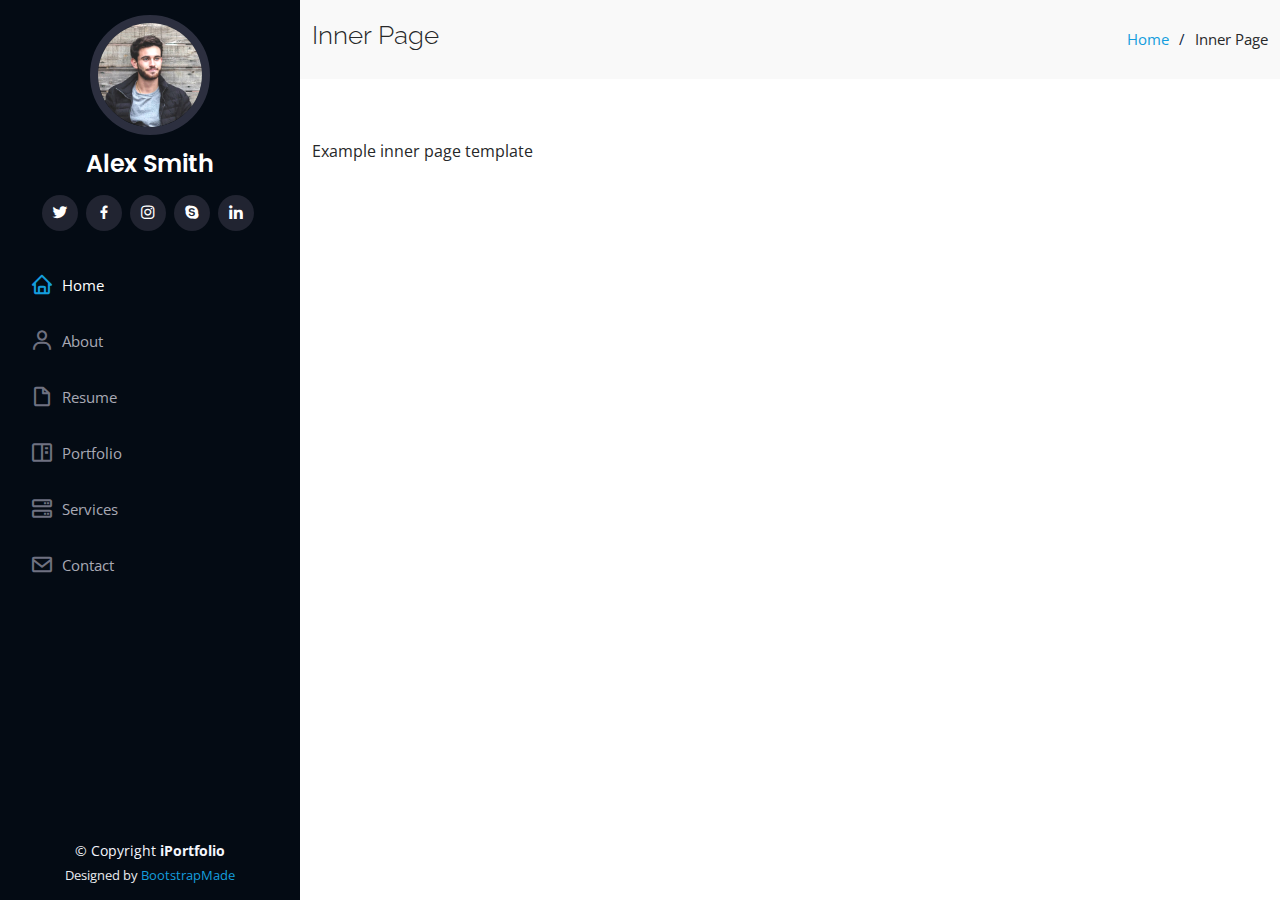
<file: inner-page.html>
<!DOCTYPE html>
<html lang="en">

<head>
  <meta charset="utf-8">
  <meta content="width=device-width, initial-scale=1.0" name="viewport">

  <title>Inner Page - iPortfolio Bootstrap Template</title>
  <meta content="" name="description">
  <meta content="" name="keywords">

  <!-- Favicons -->
  <link href="assets/img/favicon.png" rel="icon">
  <link href="assets/img/apple-touch-icon.png" rel="apple-touch-icon">

  <!-- Google Fonts -->
  <link href="https://fonts.googleapis.com/css?family=Open+Sans:300,300i,400,400i,600,600i,700,700i|Raleway:300,300i,400,400i,500,500i,600,600i,700,700i|Poppins:300,300i,400,400i,500,500i,600,600i,700,700i" rel="stylesheet">

  <!-- Vendor CSS Files -->
  <link href="assets/vendor/aos/aos.css" rel="stylesheet">
  <link href="assets/vendor/bootstrap/css/bootstrap.min.css" rel="stylesheet">
  <link href="assets/vendor/bootstrap-icons/bootstrap-icons.css" rel="stylesheet">
  <link href="assets/vendor/boxicons/css/boxicons.min.css" rel="stylesheet">
  <link href="assets/vendor/glightbox/css/glightbox.min.css" rel="stylesheet">
  <link href="assets/vendor/swiper/swiper-bundle.min.css" rel="stylesheet">

  <!-- Template Main CSS File -->
  <link href="assets/css/style.css" rel="stylesheet">

  <!-- =======================================================
  * Template Name: iPortfolio
  * Updated: Mar 10 2023 with Bootstrap v5.2.3
  * Template URL: https://bootstrapmade.com/iportfolio-bootstrap-portfolio-websites-template/
  * Author: BootstrapMade.com
  * License: https://bootstrapmade.com/license/
  ======================================================== -->
</head>

<body>

  <!-- ======= Mobile nav toggle button ======= -->
  <i class="bi bi-list mobile-nav-toggle d-xl-none"></i>

  <!-- ======= Header ======= -->
  <header id="header">
    <div class="d-flex flex-column">

      <div class="profile">
        <img src="assets/img/profile-img.jpg" alt="" class="img-fluid rounded-circle">
        <h1 class="text-light"><a href="index.html">Alex Smith</a></h1>
        <div class="social-links mt-3 text-center">
          <a href="#" class="twitter"><i class="bx bxl-twitter"></i></a>
          <a href="#" class="facebook"><i class="bx bxl-facebook"></i></a>
          <a href="#" class="instagram"><i class="bx bxl-instagram"></i></a>
          <a href="#" class="google-plus"><i class="bx bxl-skype"></i></a>
          <a href="#" class="linkedin"><i class="bx bxl-linkedin"></i></a>
        </div>
      </div>

      <nav id="navbar" class="nav-menu navbar">
        <ul>
          <li><a href="#hero" class="nav-link scrollto active"><i class="bx bx-home"></i> <span>Home</span></a></li>
          <li><a href="#about" class="nav-link scrollto"><i class="bx bx-user"></i> <span>About</span></a></li>
          <li><a href="#resume" class="nav-link scrollto"><i class="bx bx-file-blank"></i> <span>Resume</span></a></li>
          <li><a href="#portfolio" class="nav-link scrollto"><i class="bx bx-book-content"></i> <span>Portfolio</span></a></li>
          <li><a href="#services" class="nav-link scrollto"><i class="bx bx-server"></i> <span>Services</span></a></li>
          <li><a href="#contact" class="nav-link scrollto"><i class="bx bx-envelope"></i> <span>Contact</span></a></li>
        </ul>
      </nav><!-- .nav-menu -->
    </div>
  </header><!-- End Header -->

  <main id="main">

    <!-- ======= Breadcrumbs ======= -->
    <section class="breadcrumbs">
      <div class="container">

        <div class="d-flex justify-content-between align-items-center">
          <h2>Inner Page</h2>
          <ol>
            <li><a href="index.html">Home</a></li>
            <li>Inner Page</li>
          </ol>
        </div>

      </div>
    </section><!-- End Breadcrumbs -->

    <section class="inner-page">
      <div class="container">
        <p>
          Example inner page template
        </p>
      </div>
    </section>

  </main><!-- End #main -->

  <!-- ======= Footer ======= -->
  <footer id="footer">
    <div class="container">
      <div class="copyright">
        &copy; Copyright <strong><span>iPortfolio</span></strong>
      </div>
      <div class="credits">
        <!-- All the links in the footer should remain intact. -->
        <!-- You can delete the links only if you purchased the pro version. -->
        <!-- Licensing information: https://bootstrapmade.com/license/ -->
        <!-- Purchase the pro version with working PHP/AJAX contact form: https://bootstrapmade.com/iportfolio-bootstrap-portfolio-websites-template/ -->
        Designed by <a href="https://bootstrapmade.com/">BootstrapMade</a>
      </div>
    </div>
  </footer><!-- End  Footer -->

  <a href="#" class="back-to-top d-flex align-items-center justify-content-center"><i class="bi bi-arrow-up-short"></i></a>

  <!-- Vendor JS Files -->
  <script src="assets/vendor/purecounter/purecounter_vanilla.js"></script>
  <script src="assets/vendor/aos/aos.js"></script>
  <script src="assets/vendor/bootstrap/js/bootstrap.bundle.min.js"></script>
  <script src="assets/vendor/glightbox/js/glightbox.min.js"></script>
  <script src="assets/vendor/isotope-layout/isotope.pkgd.min.js"></script>
  <script src="assets/vendor/swiper/swiper-bundle.min.js"></script>
  <script src="assets/vendor/typed.js/typed.min.js"></script>
  <script src="assets/vendor/waypoints/noframework.waypoints.js"></script>
  <script src="assets/vendor/php-email-form/validate.js"></script>

  <!-- Template Main JS File -->
  <script src="assets/js/main.js"></script>

</body>

</html>
</file>
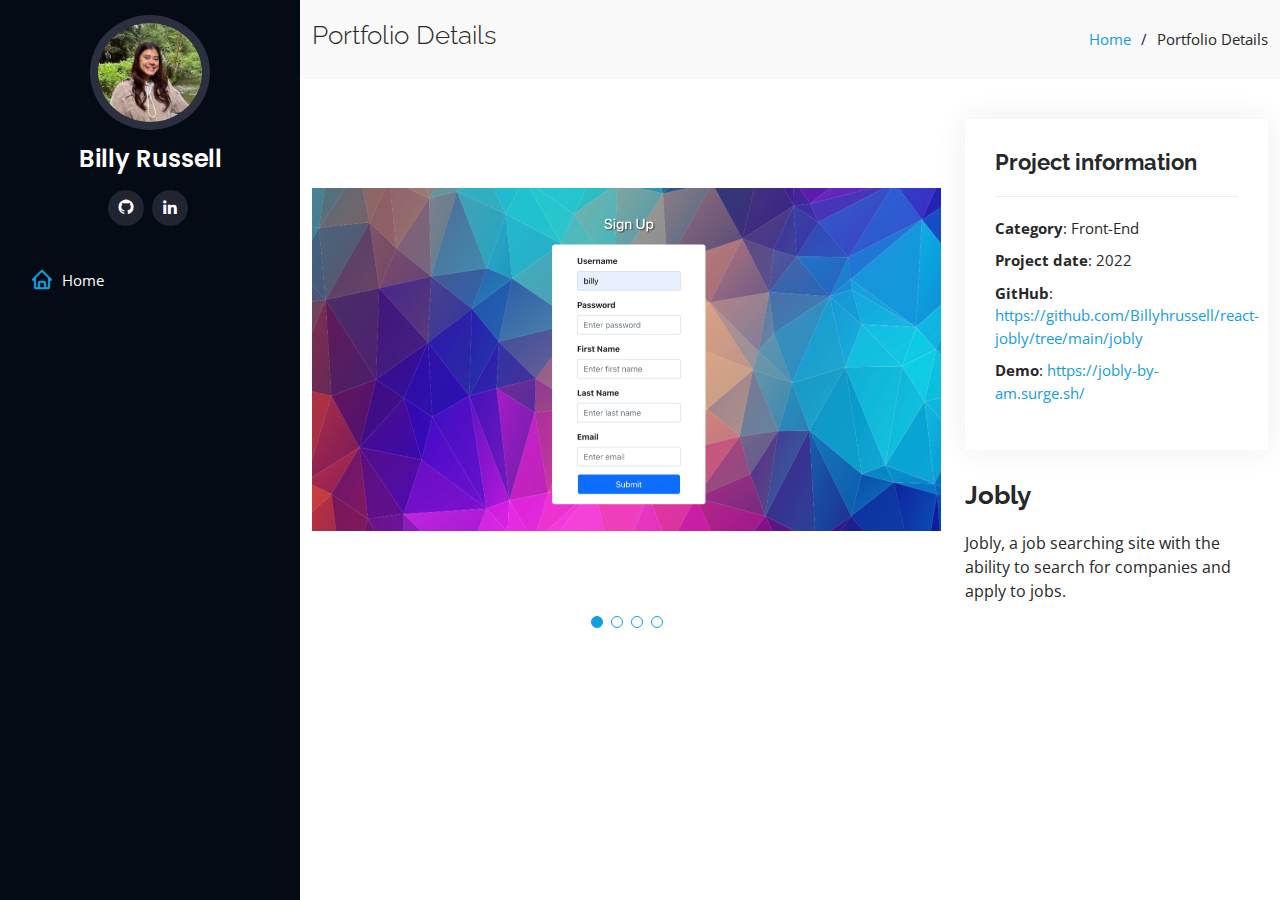
<file: portfolio-details-jobly.html>
<!DOCTYPE html>
<html lang="en">

<head>
  <meta charset="utf-8">
  <meta content="width=device-width, initial-scale=1.0" name="viewport">

  <title>Portfolio Details - iPortfolio Bootstrap Template</title>
  <meta content="" name="description">
  <meta content="" name="keywords">

  <!-- Favicons -->
  <link href="assets/img/favicon.png" rel="icon">
  <link href="assets/img/apple-touch-icon.png" rel="apple-touch-icon">

  <!-- Google Fonts -->
  <link href="https://fonts.googleapis.com/css?family=Open+Sans:300,300i,400,400i,600,600i,700,700i|Raleway:300,300i,400,400i,500,500i,600,600i,700,700i|Poppins:300,300i,400,400i,500,500i,600,600i,700,700i" rel="stylesheet">

  <!-- Vendor CSS Files -->
  <link href="assets/vendor/aos/aos.css" rel="stylesheet">
  <link href="assets/vendor/bootstrap/css/bootstrap.min.css" rel="stylesheet">
  <link href="assets/vendor/bootstrap-icons/bootstrap-icons.css" rel="stylesheet">
  <link href="assets/vendor/boxicons/css/boxicons.min.css" rel="stylesheet">
  <link href="assets/vendor/glightbox/css/glightbox.min.css" rel="stylesheet">
  <link href="assets/vendor/swiper/swiper-bundle.min.css" rel="stylesheet">

  <!-- Template Main CSS File -->
  <link href="assets/css/style.css" rel="stylesheet">

  <!-- =======================================================
  * Template Name: iPortfolio
  * Updated: Mar 10 2023 with Bootstrap v5.2.3
  * Template URL: https://bootstrapmade.com/iportfolio-bootstrap-portfolio-websites-template/
  * Author: BootstrapMade.com
  * License: https://bootstrapmade.com/license/
  ======================================================== -->
</head>

<body>

  <!-- ======= Mobile nav toggle button ======= -->
  <i class="bi bi-list mobile-nav-toggle d-xl-none"></i>

  <!-- ======= Header ======= -->
  <header id="header">
    <div class="d-flex flex-column">

      <div class="profile">
        <img src="assets/img/pfp.jpg" alt="" class="img-fluid rounded-circle">
        <h1 class="text-light"><a href="index.html">Billy Russell</a></h1>
        <div class="social-links mt-3 text-center">
          <a href="https://github.com/Billyhrussell" class="github"><i class="bx bxl-github"></i></a>
          <a href="https://www.linkedin.com/in/billy-russell-6839b5157/" class="linkedin"><i class="bx bxl-linkedin"></i></a>
        </div>
      </div>

      <nav id="navbar" class="nav-menu navbar">
        <ul>
          <li><a href="index.html" class="nav-link scrollto active"><i class="bx bx-home"></i> <span>Home</span></a></li>
          <!-- <li><a href="#about" class="nav-link scrollto"><i class="bx bx-user"></i> <span>About</span></a></li>
          <li><a href="#resume" class="nav-link scrollto"><i class="bx bx-file-blank"></i> <span>Resume</span></a></li>
          <li><a href="#portfolio" class="nav-link scrollto"><i class="bx bx-book-content"></i> <span>Portfolio</span></a></li>
          <li><a href="#contact" class="nav-link scrollto"><i class="bx bx-envelope"></i> <span>Contact</span></a></li> -->
        </ul>
       </nav> <!--.nav-menu -->
    </div>
  </header><!-- End Header -->

  <main id="main">

    <!-- ======= Breadcrumbs ======= -->
    <section id="breadcrumbs" class="breadcrumbs">
      <div class="container">

        <div class="d-flex justify-content-between align-items-center">
          <h2>Portfolio Details</h2>
          <ol>
            <li><a href="index.html">Home</a></li>
            <li>Portfolio Details</li>
          </ol>
        </div>

      </div>
    </section><!-- End Breadcrumbs -->

    <!-- ======= Portfolio Details Section ======= -->
    <section id="portfolio-details" class="portfolio-details">
      <div class="container">

        <div class="row gy-4">

          <div class="col-lg-8">
            <div class="portfolio-details-slider swiper">
              <div class="swiper-wrapper align-items-center">

                <div class="swiper-slide">
                  <img src="assets/img/portfoli2/jobly-login.png" alt="">
                </div>

                <div class="swiper-slide">
                  <img src="assets/img/portfoli2/jobly/sign-up.png" alt="">
                </div>

                <div class="swiper-slide">
                  <img src="assets/img/portfoli2/jobly/companies.png" alt="">
                </div>

                <div class="swiper-slide">
                  <img src="assets/img/portfoli2/jobly/jobs.png" alt="">
                </div>

              </div>
              <div class="swiper-pagination"></div>
            </div>
          </div>

          <div class="col-lg-4">
            <div class="portfolio-info">
              <h3>Project information</h3>
              <ul>
                <li><strong>Category</strong>: Front-End </li>
                <li><strong>Project date</strong>: 2022</li>
                <li><strong>GitHub</strong>: <a href="#">https://github.com/Billyhrussell/react-jobly/tree/main/jobly</a></li>
                <li><strong>Demo</strong>: <a href="#">https://jobly-by-am.surge.sh/</a></li>

              </ul>
            </div>
            <div class="portfolio-description">
              <h2>Jobly</h2>
              <p>
                Jobly, a job searching site with the ability to search for companies and apply to jobs.
              </p>
            </div>
          </div>

        </div>

      </div>
    </section><!-- End Portfolio Details Section -->

  </main><!-- End #main -->

  <!-- ======= Footer ======= -->
  <footer id="footer">
    <div class="container">

    </div>
  </footer><!-- End  Footer -->

  <a href="#" class="back-to-top d-flex align-items-center justify-content-center"><i class="bi bi-arrow-up-short"></i></a>

  <!-- Vendor JS Files -->
  <script src="assets/vendor/purecounter/purecounter_vanilla.js"></script>
  <script src="assets/vendor/aos/aos.js"></script>
  <script src="assets/vendor/bootstrap/js/bootstrap.bundle.min.js"></script>
  <script src="assets/vendor/glightbox/js/glightbox.min.js"></script>
  <script src="assets/vendor/isotope-layout/isotope.pkgd.min.js"></script>
  <script src="assets/vendor/swiper/swiper-bundle.min.js"></script>
  <script src="assets/vendor/typed.js/typed.min.js"></script>
  <script src="assets/vendor/waypoints/noframework.waypoints.js"></script>
  <script src="assets/vendor/php-email-form/validate.js"></script>

  <!-- Template Main JS File -->
  <script src="assets/js/main.js"></script>

</body>

</html>
</file>
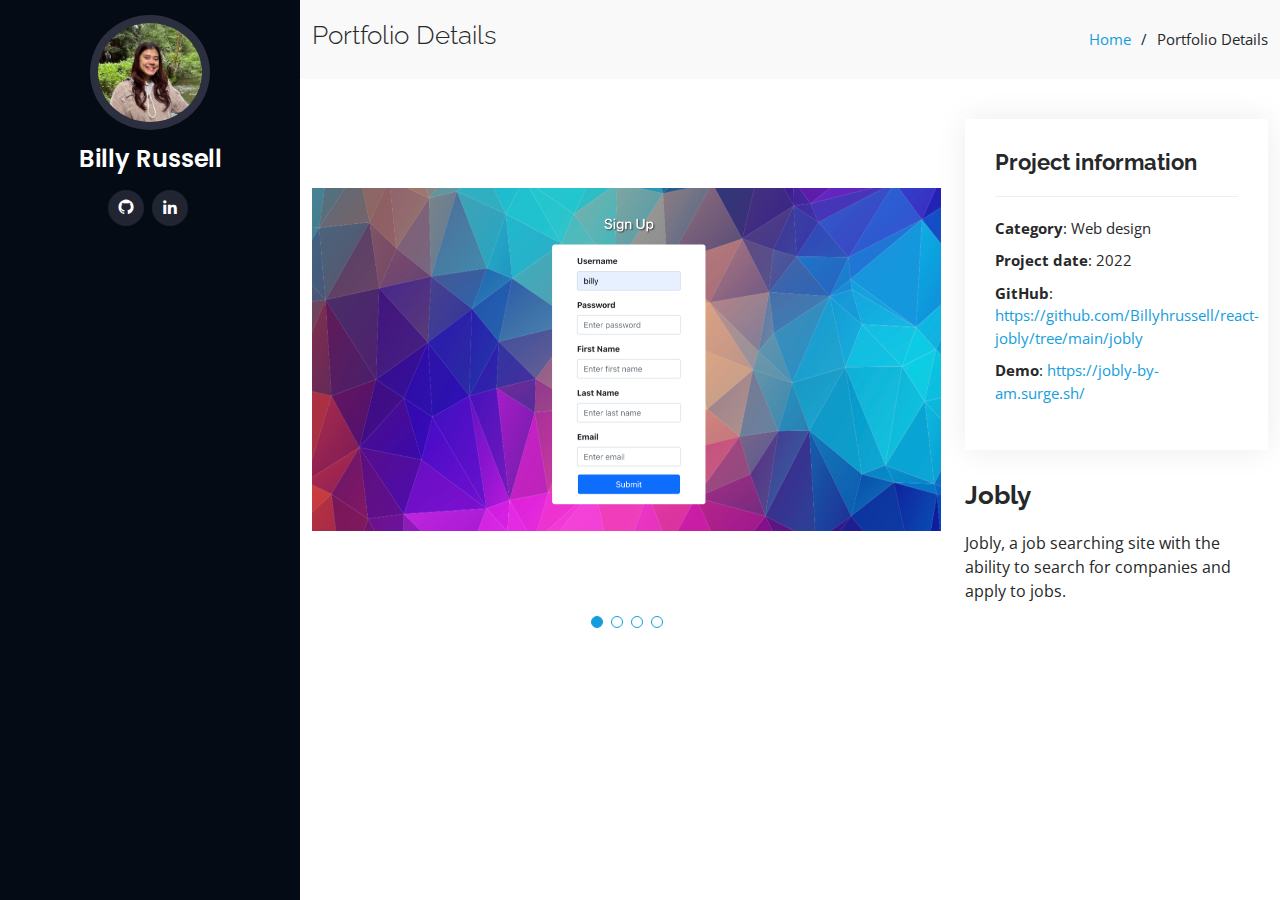
<file: iPortfolio/portfolio-details-jobly.html>
<!DOCTYPE html>
<html lang="en">

<head>
  <meta charset="utf-8">
  <meta content="width=device-width, initial-scale=1.0" name="viewport">

  <title>Portfolio Details - iPortfolio Bootstrap Template</title>
  <meta content="" name="description">
  <meta content="" name="keywords">

  <!-- Favicons -->
  <link href="assets/img/favicon.png" rel="icon">
  <link href="assets/img/apple-touch-icon.png" rel="apple-touch-icon">

  <!-- Google Fonts -->
  <link href="https://fonts.googleapis.com/css?family=Open+Sans:300,300i,400,400i,600,600i,700,700i|Raleway:300,300i,400,400i,500,500i,600,600i,700,700i|Poppins:300,300i,400,400i,500,500i,600,600i,700,700i" rel="stylesheet">

  <!-- Vendor CSS Files -->
  <link href="assets/vendor/aos/aos.css" rel="stylesheet">
  <link href="assets/vendor/bootstrap/css/bootstrap.min.css" rel="stylesheet">
  <link href="assets/vendor/bootstrap-icons/bootstrap-icons.css" rel="stylesheet">
  <link href="assets/vendor/boxicons/css/boxicons.min.css" rel="stylesheet">
  <link href="assets/vendor/glightbox/css/glightbox.min.css" rel="stylesheet">
  <link href="assets/vendor/swiper/swiper-bundle.min.css" rel="stylesheet">

  <!-- Template Main CSS File -->
  <link href="assets/css/style.css" rel="stylesheet">

  <!-- =======================================================
  * Template Name: iPortfolio
  * Updated: Mar 10 2023 with Bootstrap v5.2.3
  * Template URL: https://bootstrapmade.com/iportfolio-bootstrap-portfolio-websites-template/
  * Author: BootstrapMade.com
  * License: https://bootstrapmade.com/license/
  ======================================================== -->
</head>

<body>

  <!-- ======= Mobile nav toggle button ======= -->
  <i class="bi bi-list mobile-nav-toggle d-xl-none"></i>

  <!-- ======= Header ======= -->
  <header id="header">
    <div class="d-flex flex-column">

      <div class="profile">
        <img src="assets/img/pfp.jpg" alt="" class="img-fluid rounded-circle">
        <h1 class="text-light"><a href="index.html">Billy Russell</a></h1>
        <div class="social-links mt-3 text-center">
          <a href="#" class="github"><i class="bx bxl-github"></i></a>
          <a href="#" class="linkedin"><i class="bx bxl-linkedin"></i></a>
        </div>
      </div>

      <!-- <nav id="navbar" class="nav-menu navbar">
        <ul>
          <li><a href="#hero" class="nav-link scrollto active"><i class="bx bx-home"></i> <span>Home</span></a></li>
          <li><a href="#about" class="nav-link scrollto"><i class="bx bx-user"></i> <span>About</span></a></li>
          <li><a href="#resume" class="nav-link scrollto"><i class="bx bx-file-blank"></i> <span>Resume</span></a></li>
          <li><a href="#portfolio" class="nav-link scrollto"><i class="bx bx-book-content"></i> <span>Portfolio</span></a></li>
          <li><a href="#contact" class="nav-link scrollto"><i class="bx bx-envelope"></i> <span>Contact</span></a></li>
        </ul> -->
      <!-- </nav>.nav-menu -->
    </div>
  </header><!-- End Header -->

  <main id="main">

    <!-- ======= Breadcrumbs ======= -->
    <section id="breadcrumbs" class="breadcrumbs">
      <div class="container">

        <div class="d-flex justify-content-between align-items-center">
          <h2>Portfolio Details</h2>
          <ol>
            <li><a href="index.html">Home</a></li>
            <li>Portfolio Details</li>
          </ol>
        </div>

      </div>
    </section><!-- End Breadcrumbs -->

    <!-- ======= Portfolio Details Section ======= -->
    <section id="portfolio-details" class="portfolio-details">
      <div class="container">

        <div class="row gy-4">

          <div class="col-lg-8">
            <div class="portfolio-details-slider swiper">
              <div class="swiper-wrapper align-items-center">

                <div class="swiper-slide">
                  <img src="assets/img/portfoli2/jobly-login.png" alt="">
                </div>

                <div class="swiper-slide">
                  <img src="assets/img/portfoli2/jobly/sign-up.png" alt="">
                </div>

                <div class="swiper-slide">
                  <img src="assets/img/portfoli2/jobly/companies.png" alt="">
                </div>

                <div class="swiper-slide">
                  <img src="assets/img/portfoli2/jobly/jobs.png" alt="">
                </div>

              </div>
              <div class="swiper-pagination"></div>
            </div>
          </div>

          <div class="col-lg-4">
            <div class="portfolio-info">
              <h3>Project information</h3>
              <ul>
                <li><strong>Category</strong>: Web design</li>
                <li><strong>Project date</strong>: 2022</li>
                <li><strong>GitHub</strong>: <a href="#">https://github.com/Billyhrussell/react-jobly/tree/main/jobly</a></li>
                <li><strong>Demo</strong>: <a href="#">https://jobly-by-am.surge.sh/</a></li>

              </ul>
            </div>
            <div class="portfolio-description">
              <h2>Jobly</h2>
              <p>
                Jobly, a job searching site with the ability to search for companies and apply to jobs.
              </p>
            </div>
          </div>

        </div>

      </div>
    </section><!-- End Portfolio Details Section -->

  </main><!-- End #main -->

  <!-- ======= Footer ======= -->
  <footer id="footer">
    <div class="container">

    </div>
  </footer><!-- End  Footer -->

  <a href="#" class="back-to-top d-flex align-items-center justify-content-center"><i class="bi bi-arrow-up-short"></i></a>

  <!-- Vendor JS Files -->
  <script src="assets/vendor/purecounter/purecounter_vanilla.js"></script>
  <script src="assets/vendor/aos/aos.js"></script>
  <script src="assets/vendor/bootstrap/js/bootstrap.bundle.min.js"></script>
  <script src="assets/vendor/glightbox/js/glightbox.min.js"></script>
  <script src="assets/vendor/isotope-layout/isotope.pkgd.min.js"></script>
  <script src="assets/vendor/swiper/swiper-bundle.min.js"></script>
  <script src="assets/vendor/typed.js/typed.min.js"></script>
  <script src="assets/vendor/waypoints/noframework.waypoints.js"></script>
  <script src="assets/vendor/php-email-form/validate.js"></script>

  <!-- Template Main JS File -->
  <script src="assets/js/main.js"></script>

</body>

</html>
</file>
<file: assets/css/style.css>
/**
* Template Name: iPortfolio
* Updated: Mar 10 2023 with Bootstrap v5.2.3
* Template URL: https://bootstrapmade.com/iportfolio-bootstrap-portfolio-websites-template/
* Author: BootstrapMade.com
* License: https://bootstrapmade.com/license/
*/

/*--------------------------------------------------------------
# General
--------------------------------------------------------------*/
body {
  font-family: "Open Sans", sans-serif;
  color: #272829;
}

a {
  color: #149ddd;
  text-decoration: none;
}

a:hover {
  color: #37b3ed;
  text-decoration: none;
}

h1,
h2,
h3,
h4,
h5,
h6 {
  font-family: "Raleway", sans-serif;
}

/*--------------------------------------------------------------
# Back to top button
--------------------------------------------------------------*/
.back-to-top {
  position: fixed;
  visibility: hidden;
  opacity: 0;
  right: 15px;
  bottom: 15px;
  z-index: 996;
  background: #149ddd;
  width: 40px;
  height: 40px;
  border-radius: 50px;
  transition: all 0.4s;
}

.back-to-top i {
  font-size: 28px;
  color: #fff;
  line-height: 0;
}

.back-to-top:hover {
  background: #2eafec;
  color: #fff;
}

.back-to-top.active {
  visibility: visible;
  opacity: 1;
}

/*--------------------------------------------------------------
# Header
--------------------------------------------------------------*/
#header {
  position: fixed;
  top: 0;
  left: 0;
  bottom: 0;
  width: 300px;
  transition: all ease-in-out 0.5s;
  z-index: 9997;
  transition: all 0.5s;
  padding: 0 15px;
  background: #040b14;
  overflow-y: auto;
}

#header .profile img {
  margin: 15px auto;
  display: block;
  width: 120px;
  border: 8px solid #2c2f3f;
}

#header .profile h1 {
  font-size: 24px;
  margin: 0;
  padding: 0;
  font-weight: 600;
  -moz-text-align-last: center;
  text-align-last: center;
  font-family: "Poppins", sans-serif;
}

#header .profile h1 a,
#header .profile h1 a:hover {
  color: #fff;
  text-decoration: none;
}

#header .profile .social-links a {
  font-size: 18px;
  display: inline-block;
  background: #212431;
  color: #fff;
  line-height: 1;
  padding: 8px 0;
  margin-right: 4px;
  border-radius: 50%;
  text-align: center;
  width: 36px;
  height: 36px;
  transition: 0.3s;
}

#header .profile .social-links a:hover {
  background: #149ddd;
  color: #fff;
  text-decoration: none;
}

#main {
  margin-left: 300px;
}

@media (max-width: 1199px) {
  #header {
    left: -300px;
  }

  #main {
    margin-left: 0;
  }
}

/*--------------------------------------------------------------
# Navigation Menu
--------------------------------------------------------------*/
/* Desktop Navigation */
.nav-menu {
  padding: 30px 0 0 0;
}

.nav-menu * {
  margin: 0;
  padding: 0;
  list-style: none;
}

.nav-menu>ul>li {
  position: relative;
  white-space: nowrap;
}

.nav-menu a,
.nav-menu a:focus {
  display: flex;
  align-items: center;
  color: #a8a9b4;
  padding: 12px 15px;
  margin-bottom: 8px;
  transition: 0.3s;
  font-size: 15px;
}

.nav-menu a i,
.nav-menu a:focus i {
  font-size: 24px;
  padding-right: 8px;
  color: #6f7180;
}

.nav-menu a:hover,
.nav-menu .active,
.nav-menu .active:focus,
.nav-menu li:hover>a {
  text-decoration: none;
  color: #fff;
}

.nav-menu a:hover i,
.nav-menu .active i,
.nav-menu .active:focus i,
.nav-menu li:hover>a i {
  color: #149ddd;
}

/* Mobile Navigation */
.mobile-nav-toggle {
  position: fixed;
  right: 15px;
  top: 15px;
  z-index: 9998;
  border: 0;
  font-size: 24px;
  transition: all 0.4s;
  outline: none !important;
  background-color: #149ddd;
  color: #fff;
  width: 40px;
  height: 40px;
  display: inline-flex;
  align-items: center;
  justify-content: center;
  line-height: 0;
  border-radius: 50px;
  cursor: pointer;
}

.mobile-nav-active {
  overflow: hidden;
}

.mobile-nav-active #header {
  left: 0;
}

/*--------------------------------------------------------------
# Hero Section
--------------------------------------------------------------*/
#hero {
  width: 100%;
  height: 100vh;
  background: url("../img/bg.jpeg") top center;
  background-size: cover;
}

#hero:before {
  content: "";
  background: rgba(5, 13, 24, 0.3);
  position: absolute;
  bottom: 0;
  top: 0;
  left: 0;
  right: 0;
  z-index: 1;
}

#hero .hero-container {
  position: relative;
  z-index: 2;
  min-width: 300px;
}

#hero h1 {
  margin: 0 0 10px 0;
  font-size: 64px;
  font-weight: 700;
  line-height: 56px;
  color: #fff;
}

#hero p {
  color: #fff;
  margin-bottom: 50px;
  font-size: 26px;
  font-family: "Poppins", sans-serif;
}

#hero p span {
  color: #fff;
  padding-bottom: 4px;
  letter-spacing: 1px;
  border-bottom: 3px solid #149ddd;
}

@media (min-width: 1024px) {
  #hero {
    background-attachment: fixed;
  }
}

@media (max-width: 768px) {
  #hero h1 {
    font-size: 28px;
    line-height: 36px;
  }

  #hero h2 {
    font-size: 18px;
    line-height: 24px;
    margin-bottom: 30px;
  }
}

/*--------------------------------------------------------------
# Sections General
--------------------------------------------------------------*/
section {
  padding: 60px 0;
  overflow: hidden;
}

.section-bg {
  background: #f5f8fd;
}

.section-title {
  padding-bottom: 30px;
}

.section-title h2 {
  font-size: 32px;
  font-weight: bold;
  margin-bottom: 20px;
  padding-bottom: 20px;
  position: relative;
  color: #173b6c;
}

.section-title h2::after {
  content: "";
  position: absolute;
  display: block;
  width: 50px;
  height: 3px;
  background: #149ddd;
  bottom: 0;
  left: 0;
}

.section-title p {
  margin-bottom: 0;
}

/*--------------------------------------------------------------
# About
--------------------------------------------------------------*/
.about .content h3 {
  font-weight: 700;
  font-size: 26px;
  color: #173b6c;
}

.about .content ul {
  list-style: none;
  padding: 0;
}

.about .content ul li {
  margin-bottom: 20px;
  display: flex;
  align-items: center;
}

.about .content ul strong {
  margin-right: 10px;
}

.about .content ul i {
  font-size: 16px;
  margin-right: 5px;
  color: #149ddd;
  line-height: 0;
}

.about .content p:last-child {
  margin-bottom: 0;
}

/*--------------------------------------------------------------
# Facts
--------------------------------------------------------------*/
.facts {
  padding-bottom: 30px;
}

.facts .count-box {
  padding: 30px;
  width: 100%;
}

.facts .count-box i {
  display: block;
  font-size: 44px;
  color: #149ddd;
  float: left;
  line-height: 0;
}

.facts .count-box span {
  font-size: 48px;
  line-height: 40px;
  display: block;
  font-weight: 700;
  color: #050d18;
  margin-left: 60px;
}

.facts .count-box p {
  padding: 15px 0 0 0;
  margin: 0 0 0 60px;
  font-family: "Raleway", sans-serif;
  font-size: 14px;
  color: #122f57;
}

.facts .count-box a {
  font-weight: 600;
  display: block;
  margin-top: 20px;
  color: #122f57;
  font-size: 15px;
  font-family: "Poppins", sans-serif;
  transition: ease-in-out 0.3s;
}

.facts .count-box a:hover {
  color: #1f5297;
}

/*--------------------------------------------------------------
# Skills
--------------------------------------------------------------*/
.skills{
  padding-top: 5%;
  padding-bottom: 10%;
  background-color: rgb(255, 255, 255);

}

.skills .img-thumbnail{
  width: 60%;
  height: auto;
  padding-left: 50px;
  border-color:  rgb(255, 255, 255);;
  background-color: transparent;
  border-radius: 10px;
  border-width: 10px;
}

/*--------------------------------------------------------------
# Resume
--------------------------------------------------------------*/
.resume .resume-title {
  font-size: 26px;
  font-weight: 700;
  margin-top: 20px;
  margin-bottom: 20px;
  color: #050d18;
}

.resume .resume-item {
  padding: 0 0 20px 20px;
  margin-top: -2px;
  border-left: 2px solid #1f5297;
  position: relative;
}

.resume .resume-item h4 {
  line-height: 18px;
  font-size: 18px;
  font-weight: 600;
  text-transform: uppercase;
  font-family: "Poppins", sans-serif;
  color: #050d18;
  margin-bottom: 10px;
}

.resume .resume-item h5 {
  font-size: 16px;
  background: #e4edf9;
  padding: 5px 15px;
  display: inline-block;
  font-weight: 600;
  margin-bottom: 10px;
}

.resume .resume-item ul {
  padding-left: 20px;
}

.resume .resume-item ul li {
  padding-bottom: 10px;
}

.resume .resume-item:last-child {
  padding-bottom: 0;
}

.resume .resume-item::before {
  content: "";
  position: absolute;
  width: 16px;
  height: 16px;
  border-radius: 50px;
  left: -9px;
  top: 0;
  background: #fff;
  border: 2px solid #1f5297;
}
.resume-container{
    /* border: 5px solid #d29418; */
    padding-top: 5%;
    margin: auto;
    display: flex;
    justify-content: center;
}

.resume i{
  font-size: 100px;
  padding-bottom: 10px;
  padding: 0 50px;
  color: rgb(25, 8, 86);
}

.float-child {
  /* border: 5px solid #18d26e; */
  display: flex;
  justify-content: center;
  text-align: center;
  /* width: 25%; */
  float: left;
  /* align-items: center; */
  /* padding-left: 20px;
  padding-right: 100px; */
}

.float-child p{
  /* padding-top: 10px; */
  color: rgb(25, 8, 86);
}

/*--------------------------------------------------------------
# Portfolio
--------------------------------------------------------------*/
.portfolio .portfolio-item {
  margin-bottom: 30px;
}

.portfolio #portfolio-flters {
  padding: 0;
  margin: 0 auto 35px auto;
  list-style: none;
  text-align: center;
  background: #fff;
  border-radius: 50px;
  padding: 2px 15px;
}

.portfolio #portfolio-flters li {
  cursor: pointer;
  display: inline-block;
  padding: 10px 15px 8px 15px;
  font-size: 14px;
  font-weight: 600;
  line-height: 1;
  text-transform: uppercase;
  color: #272829;
  margin-bottom: 5px;
  transition: all 0.3s ease-in-out;
}

.portfolio #portfolio-flters li:hover,
.portfolio #portfolio-flters li.filter-active {
  color: #149ddd;
}

.portfolio #portfolio-flters li:last-child {
  margin-right: 0;
}

.portfolio .portfolio-wrap {
  transition: 0.3s;
  position: relative;
  overflow: hidden;
  z-index: 1;
}

.portfolio .portfolio-wrap::before {
  content: "";
  background: rgba(255, 255, 255, 0.5);
  position: absolute;
  left: 0;
  right: 0;
  top: 0;
  bottom: 0;
  transition: all ease-in-out 0.3s;
  z-index: 2;
  opacity: 0;
}

.portfolio .portfolio-wrap .portfolio-links {
  opacity: 1;
  left: 0;
  right: 0;
  bottom: -60px;
  z-index: 3;
  position: absolute;
  transition: all ease-in-out 0.3s;
  display: flex;
  justify-content: center;
}

.portfolio .portfolio-wrap .portfolio-links a {
  color: #fff;
  font-size: 28px;
  text-align: center;
  background: rgba(20, 157, 221, 0.75);
  transition: 0.3s;
  width: 50%;
}

.portfolio .portfolio-wrap .portfolio-links a:hover {
  background: rgba(20, 157, 221, 0.95);
}

.portfolio .portfolio-wrap .portfolio-links a+a {
  border-left: 1px solid #37b3ed;
}

.portfolio .portfolio-wrap:hover::before {
  top: 0;
  left: 0;
  right: 0;
  bottom: 0;
  opacity: 1;
}

.portfolio .portfolio-wrap:hover .portfolio-links {
  opacity: 1;
  bottom: 0;
}

/*--------------------------------------------------------------
# Portfolio Details
--------------------------------------------------------------*/
.portfolio-details {
  padding-top: 40px;
}

.portfolio-details .portfolio-details-slider img {
  width: 100%;
}

.portfolio-details .portfolio-details-slider .swiper-pagination {
  margin-top: 20px;
  position: relative;
}

.portfolio-details .portfolio-details-slider .swiper-pagination .swiper-pagination-bullet {
  width: 12px;
  height: 12px;
  background-color: #fff;
  opacity: 1;
  border: 1px solid #149ddd;
}

.portfolio-details .portfolio-details-slider .swiper-pagination .swiper-pagination-bullet-active {
  background-color: #149ddd;
}

.portfolio-details .portfolio-info {
  padding: 30px;
  box-shadow: 0px 0 30px rgba(5, 13, 24, 0.08);
}

.portfolio-details .portfolio-info h3 {
  font-size: 22px;
  font-weight: 700;
  margin-bottom: 20px;
  padding-bottom: 20px;
  border-bottom: 1px solid #eee;
}

.portfolio-details .portfolio-info ul {
  list-style: none;
  padding: 0;
  font-size: 15px;
}

.portfolio-details .portfolio-info ul li+li {
  margin-top: 10px;
}

.portfolio-details .portfolio-description {
  padding-top: 30px;
}

.portfolio-details .portfolio-description h2 {
  font-size: 26px;
  font-weight: 700;
  margin-bottom: 20px;
}

.portfolio-details .portfolio-description p {
  padding: 0;
}

/*--------------------------------------------------------------
# Services
--------------------------------------------------------------*/
.services .icon-box {
  margin-bottom: 20px;
}

.services .icon {
  float: left;
  display: flex;
  align-items: center;
  justify-content: center;
  width: 54px;
  height: 54px;
  background: #149ddd;
  border-radius: 50%;
  transition: 0.5s;
  border: 1px solid #149ddd;
}

.services .icon i {
  color: #fff;
  font-size: 24px;
  line-height: 0;
}

.services .icon-box:hover .icon {
  background: #fff;
}

.services .icon-box:hover .icon i {
  color: #149ddd;
}

.services .title {
  margin-left: 80px;
  font-weight: 700;
  margin-bottom: 15px;
  font-size: 18px;
}

.services .title a {
  color: #343a40;
}

.services .title a:hover {
  color: #149ddd;
}

.services .description {
  margin-left: 80px;
  line-height: 24px;
  font-size: 14px;
}

/*--------------------------------------------------------------
# Testimonials
--------------------------------------------------------------*/
.testimonials .testimonials-carousel,
.testimonials .testimonials-slider {
  overflow: hidden;
}

.testimonials .testimonial-item {
  box-sizing: content-box;
  text-align: center;
  min-height: 320px;
}

.testimonials .testimonial-item .testimonial-img {
  width: 90px;
  border-radius: 50%;
  margin: 0 auto;
}

.testimonials .testimonial-item h3 {
  font-size: 18px;
  font-weight: bold;
  margin: 10px 0 5px 0;
  color: #111;
}

.testimonials .testimonial-item h4 {
  font-size: 14px;
  color: #999;
  margin: 0;
}

.testimonials .testimonial-item .quote-icon-left,
.testimonials .testimonial-item .quote-icon-right {
  color: #c3e8fa;
  font-size: 26px;
}

.testimonials .testimonial-item .quote-icon-left {
  display: inline-block;
  left: -5px;
  position: relative;
}

.testimonials .testimonial-item .quote-icon-right {
  display: inline-block;
  right: -5px;
  position: relative;
  top: 10px;
}

.testimonials .testimonial-item p {
  font-style: italic;
  margin: 0 15px 15px 15px;
  padding: 20px;
  background: #fff;
  position: relative;
  margin-bottom: 35px;
  border-radius: 6px;
  box-shadow: 0px 2px 15px rgba(0, 0, 0, 0.1);
}

.testimonials .testimonial-item p::after {
  content: "";
  width: 0;
  height: 0;
  border-top: 20px solid #fff;
  border-right: 20px solid transparent;
  border-left: 20px solid transparent;
  position: absolute;
  bottom: -20px;
  left: calc(50% - 20px);
}

.testimonials .swiper-pagination {
  margin-top: 20px;
  position: relative;
}

.testimonials .swiper-pagination .swiper-pagination-bullet {
  width: 12px;
  height: 12px;
  background-color: #fff;
  opacity: 1;
  border: 1px solid #149ddd;
}

.testimonials .swiper-pagination .swiper-pagination-bullet-active {
  background-color: #149ddd;
}

/*--------------------------------------------------------------
# Contact
--------------------------------------------------------------*/
.contact {
  padding-bottom: 130px;
}

.contact .info {
  padding: 30px;
  background: #fff;
  width: 100%;
  box-shadow: 0 0 24px 0 rgba(0, 0, 0, 0.12);
}

.contact .info i {
  font-size: 20px;
  color: #149ddd;
  float: left;
  width: 44px;
  height: 44px;
  background: #dff3fc;
  display: flex;
  justify-content: center;
  align-items: center;
  border-radius: 50px;
  transition: all 0.3s ease-in-out;
}

.contact .info h4 {
  padding: 0 0 0 60px;
  font-size: 22px;
  font-weight: 600;
  margin-bottom: 5px;
  color: #050d18;
}

.contact .info p {
  padding: 0 0 10px 60px;
  margin-bottom: 20px;
  font-size: 14px;
  color: #173b6c;
}

.contact .info .email p {
  padding-top: 5px;
}

.contact .info .social-links {
  padding-left: 60px;
}

.contact .info .social-links a {
  font-size: 18px;
  display: inline-block;
  background: #333;
  color: #fff;
  line-height: 1;
  padding: 8px 0;
  border-radius: 50%;
  text-align: center;
  width: 36px;
  height: 36px;
  transition: 0.3s;
  margin-right: 10px;
}

.contact .info .social-links a:hover {
  background: #149ddd;
  color: #fff;
}

.contact .info .email:hover i,
.contact .info .address:hover i,
.contact .info .phone:hover i {
  background: #149ddd;
  color: #fff;
}

.contact .php-email-form {
  width: 100%;
  padding: 30px;
  background: #fff;
  box-shadow: 0 0 24px 0 rgba(0, 0, 0, 0.12);
}

.contact .php-email-form .form-group {
  padding-bottom: 8px;
}

.contact .php-email-form .validate {
  display: none;
  color: red;
  margin: 0 0 15px 0;
  font-weight: 400;
  font-size: 13px;
}

.contact .php-email-form .error-message {
  display: none;
  color: #fff;
  background: #ed3c0d;
  text-align: left;
  padding: 15px;
  font-weight: 600;
}

.contact .php-email-form .error-message br+br {
  margin-top: 25px;
}

.contact .php-email-form .sent-message {
  display: none;
  color: #fff;
  background: #18d26e;
  text-align: center;
  padding: 15px;
  font-weight: 600;
}

.contact .php-email-form .loading {
  display: none;
  background: #fff;
  text-align: center;
  padding: 15px;
}

.contact .php-email-form .loading:before {
  content: "";
  display: inline-block;
  border-radius: 50%;
  width: 24px;
  height: 24px;
  margin: 0 10px -6px 0;
  border: 3px solid #18d26e;
  border-top-color: #eee;
  animation: animate-loading 1s linear infinite;
}

.contact .php-email-form .form-group {
  margin-bottom: 15px;
}

.contact .php-email-form label {
  padding-bottom: 8px;
}

.contact .php-email-form input,
.contact .php-email-form textarea {
  border-radius: 0;
  box-shadow: none;
  font-size: 14px;
}

.contact .php-email-form input {
  height: 44px;
}

.contact .php-email-form textarea {
  padding: 10px 15px;
}

.contact .php-email-form button[type=submit] {
  background: #149ddd;
  border: 0;
  padding: 10px 24px;
  color: #fff;
  transition: 0.4s;
  border-radius: 4px;
}

.contact .php-email-form button[type=submit]:hover {
  background: #37b3ed;
}

@keyframes animate-loading {
  0% {
    transform: rotate(0deg);
  }

  100% {
    transform: rotate(360deg);
  }
}

/*--------------------------------------------------------------
# Breadcrumbs
--------------------------------------------------------------*/
.breadcrumbs {
  padding: 20px 0;
  background: #f9f9f9;
}

.breadcrumbs h2 {
  font-size: 26px;
  font-weight: 300;
}

.breadcrumbs ol {
  display: flex;
  flex-wrap: wrap;
  list-style: none;
  padding: 0;
  margin: 0;
  font-size: 15px;
}

.breadcrumbs ol li+li {
  padding-left: 10px;
}

.breadcrumbs ol li+li::before {
  display: inline-block;
  padding-right: 10px;
  color: #0e2442;
  content: "/";
}

@media (max-width: 768px) {
  .breadcrumbs .d-flex {
    display: block !important;
  }

  .breadcrumbs ol {
    display: block;
  }

  .breadcrumbs ol li {
    display: inline-block;
  }
}

/*--------------------------------------------------------------
# Footer
--------------------------------------------------------------*/
#footer {
  padding: 15px;
  color: #f4f6fd;
  font-size: 14px;
  position: fixed;
  left: 0;
  bottom: 0;
  width: 300px;
  z-index: 9999;
  background: #040b14;
}

#footer .copyright {
  text-align: center;
}

#footer .credits {
  padding-top: 5px;
  text-align: center;
  font-size: 13px;
  color: #eaebf0;
}

@media (max-width: 1199px) {
  #footer {
    position: static;
    width: auto;
    padding-right: 20px 15px;
  }
}
</file>
<file: iPortfolio/assets/css/style.css>
/**
* Template Name: iPortfolio
* Updated: Mar 10 2023 with Bootstrap v5.2.3
* Template URL: https://bootstrapmade.com/iportfolio-bootstrap-portfolio-websites-template/
* Author: BootstrapMade.com
* License: https://bootstrapmade.com/license/
*/

/*--------------------------------------------------------------
# General
--------------------------------------------------------------*/
body {
  font-family: "Open Sans", sans-serif;
  color: #272829;
}

a {
  color: #149ddd;
  text-decoration: none;
}

a:hover {
  color: #37b3ed;
  text-decoration: none;
}

h1,
h2,
h3,
h4,
h5,
h6 {
  font-family: "Raleway", sans-serif;
}

/*--------------------------------------------------------------
# Back to top button
--------------------------------------------------------------*/
.back-to-top {
  position: fixed;
  visibility: hidden;
  opacity: 0;
  right: 15px;
  bottom: 15px;
  z-index: 996;
  background: #149ddd;
  width: 40px;
  height: 40px;
  border-radius: 50px;
  transition: all 0.4s;
}

.back-to-top i {
  font-size: 28px;
  color: #fff;
  line-height: 0;
}

.back-to-top:hover {
  background: #2eafec;
  color: #fff;
}

.back-to-top.active {
  visibility: visible;
  opacity: 1;
}

/*--------------------------------------------------------------
# Header
--------------------------------------------------------------*/
#header {
  position: fixed;
  top: 0;
  left: 0;
  bottom: 0;
  width: 300px;
  transition: all ease-in-out 0.5s;
  z-index: 9997;
  transition: all 0.5s;
  padding: 0 15px;
  background: #040b14;
  overflow-y: auto;
}

#header .profile img {
  margin: 15px auto;
  display: block;
  width: 120px;
  border: 8px solid #2c2f3f;
}

#header .profile h1 {
  font-size: 24px;
  margin: 0;
  padding: 0;
  font-weight: 600;
  -moz-text-align-last: center;
  text-align-last: center;
  font-family: "Poppins", sans-serif;
}

#header .profile h1 a,
#header .profile h1 a:hover {
  color: #fff;
  text-decoration: none;
}

#header .profile .social-links a {
  font-size: 18px;
  display: inline-block;
  background: #212431;
  color: #fff;
  line-height: 1;
  padding: 8px 0;
  margin-right: 4px;
  border-radius: 50%;
  text-align: center;
  width: 36px;
  height: 36px;
  transition: 0.3s;
}

#header .profile .social-links a:hover {
  background: #149ddd;
  color: #fff;
  text-decoration: none;
}

#main {
  margin-left: 300px;
}

@media (max-width: 1199px) {
  #header {
    left: -300px;
  }

  #main {
    margin-left: 0;
  }
}

/*--------------------------------------------------------------
# Navigation Menu
--------------------------------------------------------------*/
/* Desktop Navigation */
.nav-menu {
  padding: 30px 0 0 0;
}

.nav-menu * {
  margin: 0;
  padding: 0;
  list-style: none;
}

.nav-menu>ul>li {
  position: relative;
  white-space: nowrap;
}

.nav-menu a,
.nav-menu a:focus {
  display: flex;
  align-items: center;
  color: #a8a9b4;
  padding: 12px 15px;
  margin-bottom: 8px;
  transition: 0.3s;
  font-size: 15px;
}

.nav-menu a i,
.nav-menu a:focus i {
  font-size: 24px;
  padding-right: 8px;
  color: #6f7180;
}

.nav-menu a:hover,
.nav-menu .active,
.nav-menu .active:focus,
.nav-menu li:hover>a {
  text-decoration: none;
  color: #fff;
}

.nav-menu a:hover i,
.nav-menu .active i,
.nav-menu .active:focus i,
.nav-menu li:hover>a i {
  color: #149ddd;
}

/* Mobile Navigation */
.mobile-nav-toggle {
  position: fixed;
  right: 15px;
  top: 15px;
  z-index: 9998;
  border: 0;
  font-size: 24px;
  transition: all 0.4s;
  outline: none !important;
  background-color: #149ddd;
  color: #fff;
  width: 40px;
  height: 40px;
  display: inline-flex;
  align-items: center;
  justify-content: center;
  line-height: 0;
  border-radius: 50px;
  cursor: pointer;
}

.mobile-nav-active {
  overflow: hidden;
}

.mobile-nav-active #header {
  left: 0;
}

/*--------------------------------------------------------------
# Hero Section
--------------------------------------------------------------*/
#hero {
  width: 100%;
  height: 100vh;
  background: url("../img/bg.jpeg") top center;
  background-size: cover;
}

#hero:before {
  content: "";
  background: rgba(5, 13, 24, 0.3);
  position: absolute;
  bottom: 0;
  top: 0;
  left: 0;
  right: 0;
  z-index: 1;
}

#hero .hero-container {
  position: relative;
  z-index: 2;
  min-width: 300px;
}

#hero h1 {
  margin: 0 0 10px 0;
  font-size: 64px;
  font-weight: 700;
  line-height: 56px;
  color: #fff;
}

#hero p {
  color: #fff;
  margin-bottom: 50px;
  font-size: 26px;
  font-family: "Poppins", sans-serif;
}

#hero p span {
  color: #fff;
  padding-bottom: 4px;
  letter-spacing: 1px;
  border-bottom: 3px solid #149ddd;
}

@media (min-width: 1024px) {
  #hero {
    background-attachment: fixed;
  }
}

@media (max-width: 768px) {
  #hero h1 {
    font-size: 28px;
    line-height: 36px;
  }

  #hero h2 {
    font-size: 18px;
    line-height: 24px;
    margin-bottom: 30px;
  }
}

/*--------------------------------------------------------------
# Sections General
--------------------------------------------------------------*/
section {
  padding: 60px 0;
  overflow: hidden;
}

.section-bg {
  background: #f5f8fd;
}

.section-title {
  padding-bottom: 30px;
}

.section-title h2 {
  font-size: 32px;
  font-weight: bold;
  margin-bottom: 20px;
  padding-bottom: 20px;
  position: relative;
  color: #173b6c;
}

.section-title h2::after {
  content: "";
  position: absolute;
  display: block;
  width: 50px;
  height: 3px;
  background: #149ddd;
  bottom: 0;
  left: 0;
}

.section-title p {
  margin-bottom: 0;
}

/*--------------------------------------------------------------
# About
--------------------------------------------------------------*/
.about .content h3 {
  font-weight: 700;
  font-size: 26px;
  color: #173b6c;
}

.about .content ul {
  list-style: none;
  padding: 0;
}

.about .content ul li {
  margin-bottom: 20px;
  display: flex;
  align-items: center;
}

.about .content ul strong {
  margin-right: 10px;
}

.about .content ul i {
  font-size: 16px;
  margin-right: 5px;
  color: #149ddd;
  line-height: 0;
}

.about .content p:last-child {
  margin-bottom: 0;
}

/*--------------------------------------------------------------
# Facts
--------------------------------------------------------------*/
.facts {
  padding-bottom: 30px;
}

.facts .count-box {
  padding: 30px;
  width: 100%;
}

.facts .count-box i {
  display: block;
  font-size: 44px;
  color: #149ddd;
  float: left;
  line-height: 0;
}

.facts .count-box span {
  font-size: 48px;
  line-height: 40px;
  display: block;
  font-weight: 700;
  color: #050d18;
  margin-left: 60px;
}

.facts .count-box p {
  padding: 15px 0 0 0;
  margin: 0 0 0 60px;
  font-family: "Raleway", sans-serif;
  font-size: 14px;
  color: #122f57;
}

.facts .count-box a {
  font-weight: 600;
  display: block;
  margin-top: 20px;
  color: #122f57;
  font-size: 15px;
  font-family: "Poppins", sans-serif;
  transition: ease-in-out 0.3s;
}

.facts .count-box a:hover {
  color: #1f5297;
}

/*--------------------------------------------------------------
# Skills
--------------------------------------------------------------*/
.skills{
  padding-top: 5%;
  padding-bottom: 10%;
  background-color: rgb(255, 255, 255);

}

.skills .img-thumbnail{
  width: 60%;
  height: auto;
  padding-left: 50px;
  border-color:  rgb(255, 255, 255);;
  background-color: transparent;
  border-radius: 10px;
  border-width: 10px;
}

/*--------------------------------------------------------------
# Resume
--------------------------------------------------------------*/
.resume .resume-title {
  font-size: 26px;
  font-weight: 700;
  margin-top: 20px;
  margin-bottom: 20px;
  color: #050d18;
}

.resume .resume-item {
  padding: 0 0 20px 20px;
  margin-top: -2px;
  border-left: 2px solid #1f5297;
  position: relative;
}

.resume .resume-item h4 {
  line-height: 18px;
  font-size: 18px;
  font-weight: 600;
  text-transform: uppercase;
  font-family: "Poppins", sans-serif;
  color: #050d18;
  margin-bottom: 10px;
}

.resume .resume-item h5 {
  font-size: 16px;
  background: #e4edf9;
  padding: 5px 15px;
  display: inline-block;
  font-weight: 600;
  margin-bottom: 10px;
}

.resume .resume-item ul {
  padding-left: 20px;
}

.resume .resume-item ul li {
  padding-bottom: 10px;
}

.resume .resume-item:last-child {
  padding-bottom: 0;
}

.resume .resume-item::before {
  content: "";
  position: absolute;
  width: 16px;
  height: 16px;
  border-radius: 50px;
  left: -9px;
  top: 0;
  background: #fff;
  border: 2px solid #1f5297;
}
.resume-container{
    /* border: 5px solid #d29418; */
    padding-top: 5%;
    margin: auto;
    display: flex;
    justify-content: center;
}

.resume i{
  font-size: 100px;
  padding-bottom: 10px;
  padding: 0 50px;
  color: rgb(25, 8, 86);
}

.float-child {
  /* border: 5px solid #18d26e; */
  display: flex;
  justify-content: center;
  text-align: center;
  /* width: 25%; */
  float: left;
  /* align-items: center; */
  /* padding-left: 20px;
  padding-right: 100px; */
}

.float-child p{
  /* padding-top: 10px; */
  color: rgb(25, 8, 86);
}

/*--------------------------------------------------------------
# Portfolio
--------------------------------------------------------------*/
.portfolio .portfolio-item {
  margin-bottom: 30px;
}

.portfolio #portfolio-flters {
  padding: 0;
  margin: 0 auto 35px auto;
  list-style: none;
  text-align: center;
  background: #fff;
  border-radius: 50px;
  padding: 2px 15px;
}

.portfolio #portfolio-flters li {
  cursor: pointer;
  display: inline-block;
  padding: 10px 15px 8px 15px;
  font-size: 14px;
  font-weight: 600;
  line-height: 1;
  text-transform: uppercase;
  color: #272829;
  margin-bottom: 5px;
  transition: all 0.3s ease-in-out;
}

.portfolio #portfolio-flters li:hover,
.portfolio #portfolio-flters li.filter-active {
  color: #149ddd;
}

.portfolio #portfolio-flters li:last-child {
  margin-right: 0;
}

.portfolio .portfolio-wrap {
  transition: 0.3s;
  position: relative;
  overflow: hidden;
  z-index: 1;
}

.portfolio .portfolio-wrap::before {
  content: "";
  background: rgba(255, 255, 255, 0.5);
  position: absolute;
  left: 0;
  right: 0;
  top: 0;
  bottom: 0;
  transition: all ease-in-out 0.3s;
  z-index: 2;
  opacity: 0;
}

.portfolio .portfolio-wrap .portfolio-links {
  opacity: 1;
  left: 0;
  right: 0;
  bottom: -60px;
  z-index: 3;
  position: absolute;
  transition: all ease-in-out 0.3s;
  display: flex;
  justify-content: center;
}

.portfolio .portfolio-wrap .portfolio-links a {
  color: #fff;
  font-size: 28px;
  text-align: center;
  background: rgba(20, 157, 221, 0.75);
  transition: 0.3s;
  width: 50%;
}

.portfolio .portfolio-wrap .portfolio-links a:hover {
  background: rgba(20, 157, 221, 0.95);
}

.portfolio .portfolio-wrap .portfolio-links a+a {
  border-left: 1px solid #37b3ed;
}

.portfolio .portfolio-wrap:hover::before {
  top: 0;
  left: 0;
  right: 0;
  bottom: 0;
  opacity: 1;
}

.portfolio .portfolio-wrap:hover .portfolio-links {
  opacity: 1;
  bottom: 0;
}

/*--------------------------------------------------------------
# Portfolio Details
--------------------------------------------------------------*/
.portfolio-details {
  padding-top: 40px;
}

.portfolio-details .portfolio-details-slider img {
  width: 100%;
}

.portfolio-details .portfolio-details-slider .swiper-pagination {
  margin-top: 20px;
  position: relative;
}

.portfolio-details .portfolio-details-slider .swiper-pagination .swiper-pagination-bullet {
  width: 12px;
  height: 12px;
  background-color: #fff;
  opacity: 1;
  border: 1px solid #149ddd;
}

.portfolio-details .portfolio-details-slider .swiper-pagination .swiper-pagination-bullet-active {
  background-color: #149ddd;
}

.portfolio-details .portfolio-info {
  padding: 30px;
  box-shadow: 0px 0 30px rgba(5, 13, 24, 0.08);
}

.portfolio-details .portfolio-info h3 {
  font-size: 22px;
  font-weight: 700;
  margin-bottom: 20px;
  padding-bottom: 20px;
  border-bottom: 1px solid #eee;
}

.portfolio-details .portfolio-info ul {
  list-style: none;
  padding: 0;
  font-size: 15px;
}

.portfolio-details .portfolio-info ul li+li {
  margin-top: 10px;
}

.portfolio-details .portfolio-description {
  padding-top: 30px;
}

.portfolio-details .portfolio-description h2 {
  font-size: 26px;
  font-weight: 700;
  margin-bottom: 20px;
}

.portfolio-details .portfolio-description p {
  padding: 0;
}

/*--------------------------------------------------------------
# Services
--------------------------------------------------------------*/
.services .icon-box {
  margin-bottom: 20px;
}

.services .icon {
  float: left;
  display: flex;
  align-items: center;
  justify-content: center;
  width: 54px;
  height: 54px;
  background: #149ddd;
  border-radius: 50%;
  transition: 0.5s;
  border: 1px solid #149ddd;
}

.services .icon i {
  color: #fff;
  font-size: 24px;
  line-height: 0;
}

.services .icon-box:hover .icon {
  background: #fff;
}

.services .icon-box:hover .icon i {
  color: #149ddd;
}

.services .title {
  margin-left: 80px;
  font-weight: 700;
  margin-bottom: 15px;
  font-size: 18px;
}

.services .title a {
  color: #343a40;
}

.services .title a:hover {
  color: #149ddd;
}

.services .description {
  margin-left: 80px;
  line-height: 24px;
  font-size: 14px;
}

/*--------------------------------------------------------------
# Testimonials
--------------------------------------------------------------*/
.testimonials .testimonials-carousel,
.testimonials .testimonials-slider {
  overflow: hidden;
}

.testimonials .testimonial-item {
  box-sizing: content-box;
  text-align: center;
  min-height: 320px;
}

.testimonials .testimonial-item .testimonial-img {
  width: 90px;
  border-radius: 50%;
  margin: 0 auto;
}

.testimonials .testimonial-item h3 {
  font-size: 18px;
  font-weight: bold;
  margin: 10px 0 5px 0;
  color: #111;
}

.testimonials .testimonial-item h4 {
  font-size: 14px;
  color: #999;
  margin: 0;
}

.testimonials .testimonial-item .quote-icon-left,
.testimonials .testimonial-item .quote-icon-right {
  color: #c3e8fa;
  font-size: 26px;
}

.testimonials .testimonial-item .quote-icon-left {
  display: inline-block;
  left: -5px;
  position: relative;
}

.testimonials .testimonial-item .quote-icon-right {
  display: inline-block;
  right: -5px;
  position: relative;
  top: 10px;
}

.testimonials .testimonial-item p {
  font-style: italic;
  margin: 0 15px 15px 15px;
  padding: 20px;
  background: #fff;
  position: relative;
  margin-bottom: 35px;
  border-radius: 6px;
  box-shadow: 0px 2px 15px rgba(0, 0, 0, 0.1);
}

.testimonials .testimonial-item p::after {
  content: "";
  width: 0;
  height: 0;
  border-top: 20px solid #fff;
  border-right: 20px solid transparent;
  border-left: 20px solid transparent;
  position: absolute;
  bottom: -20px;
  left: calc(50% - 20px);
}

.testimonials .swiper-pagination {
  margin-top: 20px;
  position: relative;
}

.testimonials .swiper-pagination .swiper-pagination-bullet {
  width: 12px;
  height: 12px;
  background-color: #fff;
  opacity: 1;
  border: 1px solid #149ddd;
}

.testimonials .swiper-pagination .swiper-pagination-bullet-active {
  background-color: #149ddd;
}

/*--------------------------------------------------------------
# Contact
--------------------------------------------------------------*/
.contact {
  padding-bottom: 130px;
}

.contact .info {
  padding: 30px;
  background: #fff;
  width: 100%;
  box-shadow: 0 0 24px 0 rgba(0, 0, 0, 0.12);
}

.contact .info i {
  font-size: 20px;
  color: #149ddd;
  float: left;
  width: 44px;
  height: 44px;
  background: #dff3fc;
  display: flex;
  justify-content: center;
  align-items: center;
  border-radius: 50px;
  transition: all 0.3s ease-in-out;
}

.contact .info h4 {
  padding: 0 0 0 60px;
  font-size: 22px;
  font-weight: 600;
  margin-bottom: 5px;
  color: #050d18;
}

.contact .info p {
  padding: 0 0 10px 60px;
  margin-bottom: 20px;
  font-size: 14px;
  color: #173b6c;
}

.contact .info .email p {
  padding-top: 5px;
}

.contact .info .social-links {
  padding-left: 60px;
}

.contact .info .social-links a {
  font-size: 18px;
  display: inline-block;
  background: #333;
  color: #fff;
  line-height: 1;
  padding: 8px 0;
  border-radius: 50%;
  text-align: center;
  width: 36px;
  height: 36px;
  transition: 0.3s;
  margin-right: 10px;
}

.contact .info .social-links a:hover {
  background: #149ddd;
  color: #fff;
}

.contact .info .email:hover i,
.contact .info .address:hover i,
.contact .info .phone:hover i {
  background: #149ddd;
  color: #fff;
}

.contact .php-email-form {
  width: 100%;
  padding: 30px;
  background: #fff;
  box-shadow: 0 0 24px 0 rgba(0, 0, 0, 0.12);
}

.contact .php-email-form .form-group {
  padding-bottom: 8px;
}

.contact .php-email-form .validate {
  display: none;
  color: red;
  margin: 0 0 15px 0;
  font-weight: 400;
  font-size: 13px;
}

.contact .php-email-form .error-message {
  display: none;
  color: #fff;
  background: #ed3c0d;
  text-align: left;
  padding: 15px;
  font-weight: 600;
}

.contact .php-email-form .error-message br+br {
  margin-top: 25px;
}

.contact .php-email-form .sent-message {
  display: none;
  color: #fff;
  background: #18d26e;
  text-align: center;
  padding: 15px;
  font-weight: 600;
}

.contact .php-email-form .loading {
  display: none;
  background: #fff;
  text-align: center;
  padding: 15px;
}

.contact .php-email-form .loading:before {
  content: "";
  display: inline-block;
  border-radius: 50%;
  width: 24px;
  height: 24px;
  margin: 0 10px -6px 0;
  border: 3px solid #18d26e;
  border-top-color: #eee;
  animation: animate-loading 1s linear infinite;
}

.contact .php-email-form .form-group {
  margin-bottom: 15px;
}

.contact .php-email-form label {
  padding-bottom: 8px;
}

.contact .php-email-form input,
.contact .php-email-form textarea {
  border-radius: 0;
  box-shadow: none;
  font-size: 14px;
}

.contact .php-email-form input {
  height: 44px;
}

.contact .php-email-form textarea {
  padding: 10px 15px;
}

.contact .php-email-form button[type=submit] {
  background: #149ddd;
  border: 0;
  padding: 10px 24px;
  color: #fff;
  transition: 0.4s;
  border-radius: 4px;
}

.contact .php-email-form button[type=submit]:hover {
  background: #37b3ed;
}

@keyframes animate-loading {
  0% {
    transform: rotate(0deg);
  }

  100% {
    transform: rotate(360deg);
  }
}

/*--------------------------------------------------------------
# Breadcrumbs
--------------------------------------------------------------*/
.breadcrumbs {
  padding: 20px 0;
  background: #f9f9f9;
}

.breadcrumbs h2 {
  font-size: 26px;
  font-weight: 300;
}

.breadcrumbs ol {
  display: flex;
  flex-wrap: wrap;
  list-style: none;
  padding: 0;
  margin: 0;
  font-size: 15px;
}

.breadcrumbs ol li+li {
  padding-left: 10px;
}

.breadcrumbs ol li+li::before {
  display: inline-block;
  padding-right: 10px;
  color: #0e2442;
  content: "/";
}

@media (max-width: 768px) {
  .breadcrumbs .d-flex {
    display: block !important;
  }

  .breadcrumbs ol {
    display: block;
  }

  .breadcrumbs ol li {
    display: inline-block;
  }
}

/*--------------------------------------------------------------
# Footer
--------------------------------------------------------------*/
#footer {
  padding: 15px;
  color: #f4f6fd;
  font-size: 14px;
  position: fixed;
  left: 0;
  bottom: 0;
  width: 300px;
  z-index: 9999;
  background: #040b14;
}

#footer .copyright {
  text-align: center;
}

#footer .credits {
  padding-top: 5px;
  text-align: center;
  font-size: 13px;
  color: #eaebf0;
}

@media (max-width: 1199px) {
  #footer {
    position: static;
    width: auto;
    padding-right: 20px 15px;
  }
}
</file>
